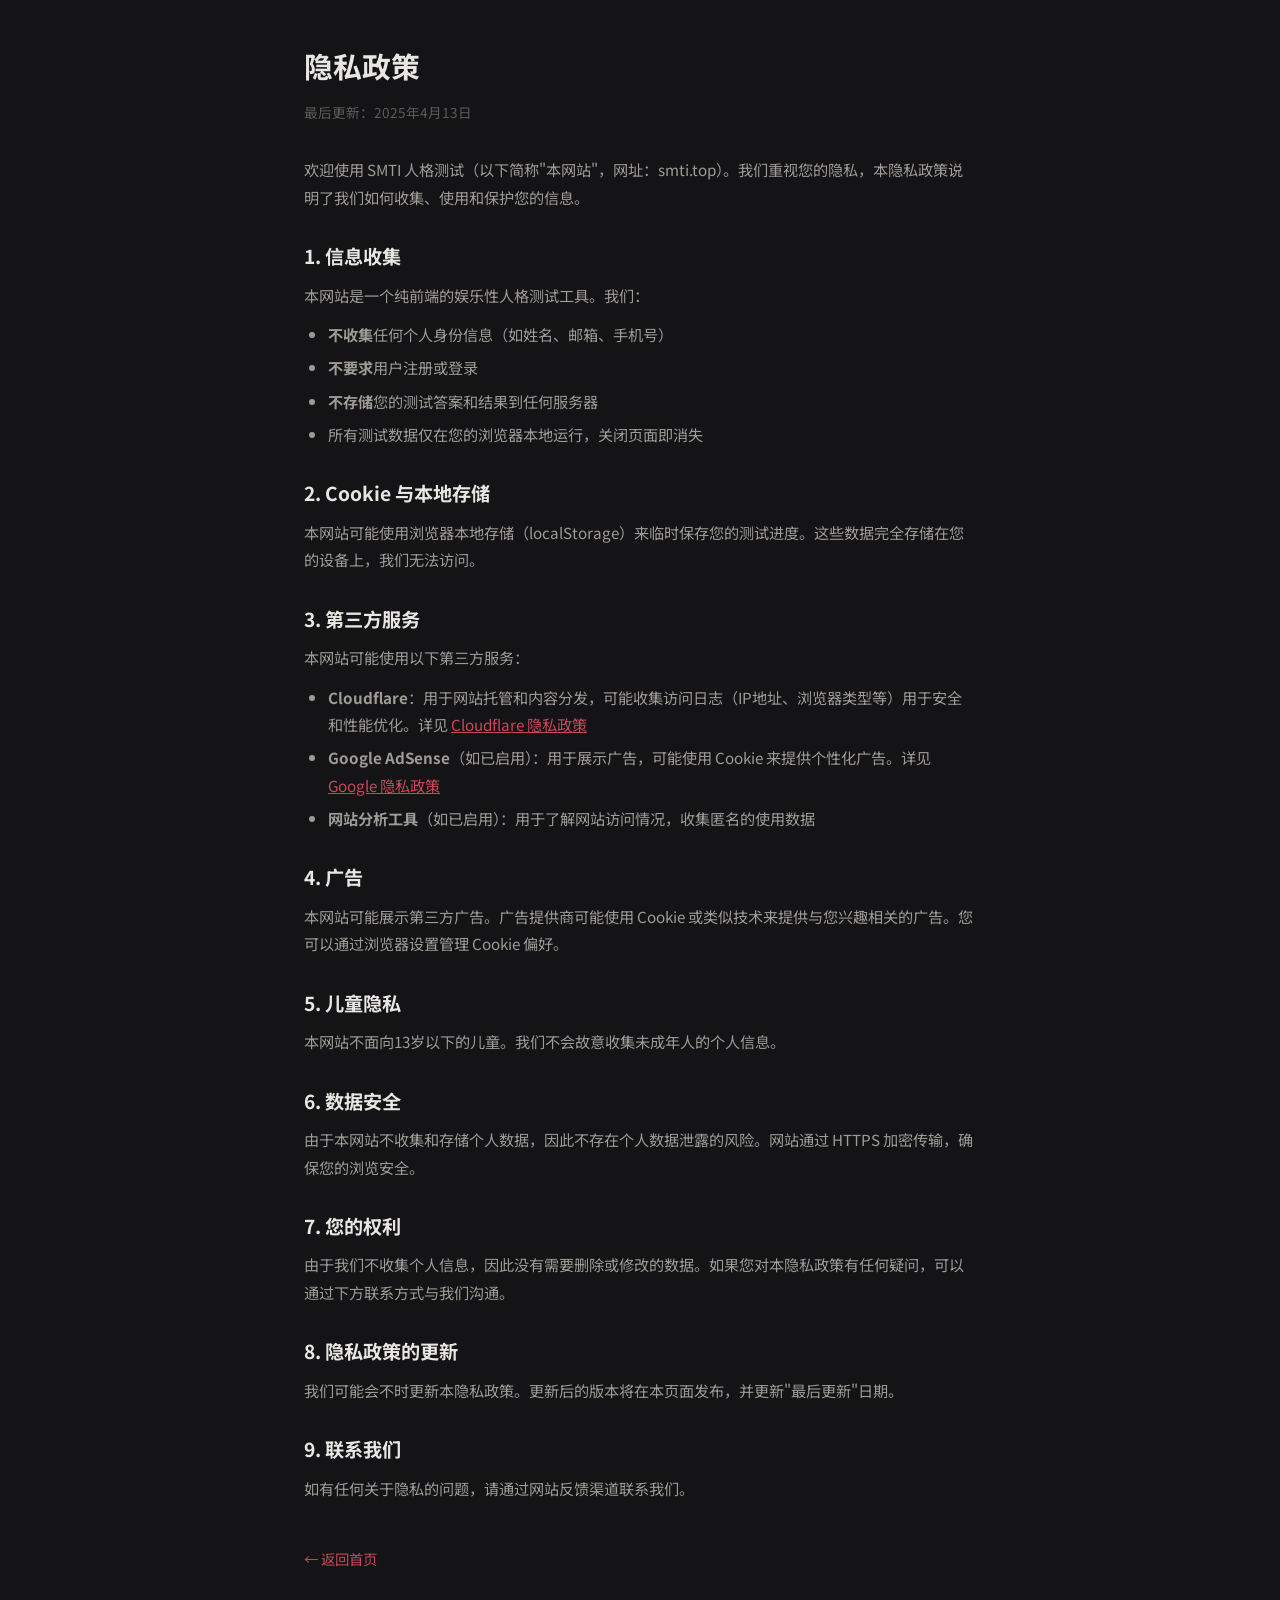
<file: privacy.html>
<!DOCTYPE html>
<html lang="zh-CN">
<head>
  <meta charset="UTF-8">
  <meta name="viewport" content="width=device-width, initial-scale=1.0">
  <title>隐私政策 - SMTI 人格测试</title>
  <link rel="stylesheet" href="css/style.css">
  <style>
    .privacy-page {
      max-width: 720px;
      margin: 0 auto;
      padding: 40px 24px;
      color: var(--text-secondary);
      line-height: 1.8;
    }
    .privacy-page h1 {
      font-size: 1.8rem;
      color: var(--text-primary);
      margin-bottom: 8px;
    }
    .privacy-page .update-date {
      font-size: 0.85rem;
      color: var(--text-muted);
      margin-bottom: 32px;
    }
    .privacy-page h2 {
      font-size: 1.2rem;
      color: var(--text-primary);
      margin-top: 28px;
      margin-bottom: 8px;
    }
    .privacy-page p {
      margin-bottom: 12px;
      font-size: 0.95rem;
    }
    .privacy-page ul {
      padding-left: 24px;
      margin-bottom: 12px;
    }
    .privacy-page li {
      margin-bottom: 6px;
      font-size: 0.95rem;
    }
    .privacy-page a {
      color: var(--text-accent);
    }
    .back-link {
      display: inline-block;
      margin-top: 32px;
      color: var(--text-accent);
      text-decoration: none;
      font-size: 0.9rem;
    }
    .back-link:hover { text-decoration: underline; }
  </style>
</head>
<body>
  <div class="privacy-page">
    <h1>隐私政策</h1>
    <p class="update-date">最后更新：2025年4月13日</p>

    <p>欢迎使用 SMTI 人格测试（以下简称"本网站"，网址：smti.top）。我们重视您的隐私，本隐私政策说明了我们如何收集、使用和保护您的信息。</p>

    <h2>1. 信息收集</h2>
    <p>本网站是一个纯前端的娱乐性人格测试工具。我们：</p>
    <ul>
      <li><strong>不收集</strong>任何个人身份信息（如姓名、邮箱、手机号）</li>
      <li><strong>不要求</strong>用户注册或登录</li>
      <li><strong>不存储</strong>您的测试答案和结果到任何服务器</li>
      <li>所有测试数据仅在您的浏览器本地运行，关闭页面即消失</li>
    </ul>

    <h2>2. Cookie 与本地存储</h2>
    <p>本网站可能使用浏览器本地存储（localStorage）来临时保存您的测试进度。这些数据完全存储在您的设备上，我们无法访问。</p>

    <h2>3. 第三方服务</h2>
    <p>本网站可能使用以下第三方服务：</p>
    <ul>
      <li><strong>Cloudflare</strong>：用于网站托管和内容分发，可能收集访问日志（IP地址、浏览器类型等）用于安全和性能优化。详见 <a href="https://www.cloudflare.com/privacypolicy/" target="_blank">Cloudflare 隐私政策</a></li>
      <li><strong>Google AdSense</strong>（如已启用）：用于展示广告，可能使用 Cookie 来提供个性化广告。详见 <a href="https://policies.google.com/privacy" target="_blank">Google 隐私政策</a></li>
      <li><strong>网站分析工具</strong>（如已启用）：用于了解网站访问情况，收集匿名的使用数据</li>
    </ul>

    <h2>4. 广告</h2>
    <p>本网站可能展示第三方广告。广告提供商可能使用 Cookie 或类似技术来提供与您兴趣相关的广告。您可以通过浏览器设置管理 Cookie 偏好。</p>

    <h2>5. 儿童隐私</h2>
    <p>本网站不面向13岁以下的儿童。我们不会故意收集未成年人的个人信息。</p>

    <h2>6. 数据安全</h2>
    <p>由于本网站不收集和存储个人数据，因此不存在个人数据泄露的风险。网站通过 HTTPS 加密传输，确保您的浏览安全。</p>

    <h2>7. 您的权利</h2>
    <p>由于我们不收集个人信息，因此没有需要删除或修改的数据。如果您对本隐私政策有任何疑问，可以通过下方联系方式与我们沟通。</p>

    <h2>8. 隐私政策的更新</h2>
    <p>我们可能会不时更新本隐私政策。更新后的版本将在本页面发布，并更新"最后更新"日期。</p>

    <h2>9. 联系我们</h2>
    <p>如有任何关于隐私的问题，请通过网站反馈渠道联系我们。</p>

    <a href="index.html" class="back-link">← 返回首页</a>
  </div>
</body>
</html>
</file>
<file: css/style.css>
/* ============================================
   SMTI 人格测试 — 全局样式 v2
   风格：克制、严肃、深灰+酒红点缀（正经反差感）
   ============================================ */
@import url('https://fonts.googleapis.com/css2?family=Noto+Sans+SC:wght@300;400;500;700;900&family=Playfair+Display:wght@700;900&display=swap');

/* ---------- Reset & Base ---------- */
*,
*::before,
*::after {
  margin: 0;
  padding: 0;
  box-sizing: border-box;
}

:root {
  /* 主色调 - 酒红点缀 */
  --color-primary: #8B1A2B;
  --color-primary-dark: #5C0E1B;
  --color-primary-light: #B8344A;

  /* 背景 - 更克制的深灰 */
  --bg-body: #141416;
  --bg-surface: #1c1c20;
  --bg-elevated: #232328;

  /* 卡片 */
  --card-bg: #1c1c20;
  --card-border: #2a2a30;
  --card-shadow: 0 4px 24px rgba(0, 0, 0, 0.3);

  /* 文字 - 更中性 */
  --text-primary: #e8e6e3;
  --text-secondary: #9e9a95;
  --text-muted: #5e5b56;
  --text-accent: #c9475b;

  /* 选项 */
  --option-bg: #1f1f24;
  --option-border: #2a2a30;
  --option-hover-bg: #26232a;
  --option-hover-border: #3a3540;
  --option-selected-bg: rgba(139, 26, 43, 0.12);
  --option-selected-border: var(--color-primary);

  /* 进度条 */
  --progress-bg: #2a2a30;
  --progress-fill: linear-gradient(90deg, var(--color-primary), var(--color-primary-light));

  /* 按钮 */
  --btn-primary-bg: var(--color-primary);
  --btn-primary-hover: var(--color-primary-light);

  /* 维度评分 */
  --dim-low: #5e5b56;
  --dim-mid: #b8923e;
  --dim-high: #c9475b;

  /* 动画 */
  --transition-fast: 0.15s ease;
  --transition-normal: 0.25s ease;

  /* 尺寸 */
  --content-max-width: 680px;
  --card-radius: 4px;
  --card-padding: 32px;
}

html {
  scroll-behavior: smooth;
}

body {
  font-family: 'Noto Sans SC', -apple-system, BlinkMacSystemFont, 'Segoe UI', sans-serif;
  background: var(--bg-body);
  color: var(--text-primary);
  min-height: 100vh;
  line-height: 1.75;
  -webkit-font-smoothing: antialiased;
}

/* ---------- Page System ---------- */
.page {
  display: none;
  min-height: 100vh;
  padding: 48px 20px;
  animation: fadeIn 0.4s ease;
}

.page.active {
  display: flex;
  flex-direction: column;
  align-items: center;
}

@keyframes fadeIn {
  from {
    opacity: 0;
    transform: translateY(8px);
  }

  to {
    opacity: 1;
    transform: translateY(0);
  }
}

/* ---------- Card ---------- */
.card {
  background: var(--card-bg);
  border: 1px solid var(--card-border);
  border-radius: var(--card-radius);
  box-shadow: var(--card-shadow);
  padding: var(--card-padding);
  max-width: var(--content-max-width);
  width: 100%;
}

/* ---------- Buttons ---------- */
.btn {
  padding: 11px 28px;
  border-radius: 3px;
  font-size: 14px;
  font-weight: 500;
  cursor: pointer;
  transition: all var(--transition-normal);
  border: none;
  font-family: inherit;
  letter-spacing: 0.3px;
  text-transform: uppercase;
}

.btn-primary {
  background: var(--btn-primary-bg);
  color: #fff;
}

.btn-primary:hover:not(:disabled) {
  background: var(--btn-primary-hover);
}

.btn-primary:disabled {
  opacity: 0.35;
  cursor: not-allowed;
}

.btn-secondary {
  background: transparent;
  color: var(--text-secondary);
  border: 1px solid var(--card-border);
}

.btn-secondary:hover {
  color: var(--text-primary);
  border-color: var(--text-secondary);
}

/* ========================================
   首页 Landing
   ======================================== */
#page-landing {
  justify-content: center;
  min-height: 100vh;
}

.landing-card {
  text-align: center;
  padding: 72px 48px;
  border: none;
  background: transparent;
  box-shadow: none;
  max-width: 800px;
}

.landing-title {
  font-family: 'Inter', 'Noto Sans SC', 'Helvetica Neue', Arial, sans-serif;
  font-size: 2.8rem;
  font-weight: 900;
  margin-bottom: 16px;
  line-height: 1.2;
  letter-spacing: -0.5px;
  color: var(--text-primary);
}

.landing-title .highlight {
  color: var(--text-accent);
}

.landing-subtitle {
  font-size: 1rem;
  color: var(--text-muted);
  margin-bottom: 48px;
  font-weight: 300;
  letter-spacing: 0.5px;
}

#btn-start {
  font-size: 14px;
  padding: 14px 56px;
  letter-spacing: 2px;
}

.landing-footer {
  margin-top: 56px;
  font-size: 0.8rem;
  color: var(--text-muted);
  line-height: 1.8;
}

/* ========================================
   答题页 Quiz
   ======================================== */

/* --- 进度条 --- */
.progress-bar-container {
  position: sticky;
  top: 0;
  z-index: 100;
  width: 100%;
  max-width: var(--content-max-width);
  display: flex;
  align-items: center;
  gap: 12px;
  padding: 16px 0;
  background: linear-gradient(180deg, var(--bg-body) 0%, var(--bg-body) 70%, transparent 100%);
}

.progress-bar {
  flex: 1;
  height: 3px;
  background: var(--progress-bg);
  border-radius: 2px;
  overflow: hidden;
}

.progress-fill {
  height: 100%;
  width: 0%;
  background: var(--progress-fill);
  border-radius: 2px;
  transition: width var(--transition-normal);
}

.progress-text {
  font-size: 0.8rem;
  color: var(--text-muted);
  white-space: nowrap;
  min-width: 48px;
  text-align: right;
  font-variant-numeric: tabular-nums;
}

/* --- 题目容器 --- */
.quiz-container {
  max-width: var(--content-max-width);
  width: 100%;
  display: flex;
  flex-direction: column;
  gap: 20px;
  padding-bottom: 24px;
}

/* --- 题目卡片 --- */
.question-card {
  background: var(--card-bg);
  border: 1px solid var(--card-border);
  border-radius: var(--card-radius);
  padding: 24px 28px;
  transition: border-color var(--transition-normal);
}

.question-card:hover {
  border-color: #3a3a42;
}

.question-header {
  display: flex;
  justify-content: space-between;
  align-items: center;
  margin-bottom: 14px;
}

.question-number {
  display: inline-block;
  background: var(--bg-elevated);
  color: var(--text-accent);
  font-size: 0.72rem;
  font-weight: 700;
  padding: 3px 10px;
  border-radius: 2px;
  letter-spacing: 1px;
  text-transform: uppercase;
}

.question-dimension {
  font-size: 0.72rem;
  color: var(--text-muted);
  letter-spacing: 0.5px;
}

.question-text {
  font-size: 1rem;
  font-weight: 500;
  margin-bottom: 18px;
  line-height: 1.7;
}

/* --- 选项 --- */
.options-group {
  display: flex;
  flex-direction: column;
  gap: 8px;
}

.option-item {
  display: flex;
  align-items: center;
  gap: 12px;
  padding: 13px 16px;
  background: var(--option-bg);
  border: 1px solid var(--option-border);
  border-radius: 3px;
  cursor: pointer;
  transition: all var(--transition-fast);
  user-select: none;
}

.option-item:hover {
  background: var(--option-hover-bg);
  border-color: var(--option-hover-border);
}

.option-item.selected {
  background: var(--option-selected-bg);
  border-color: var(--option-selected-border);
}

.option-radio {
  width: 16px;
  height: 16px;
  border-radius: 50%;
  border: 2px solid var(--text-muted);
  flex-shrink: 0;
  transition: all var(--transition-fast);
  position: relative;
}

.option-item.selected .option-radio {
  border-color: var(--color-primary-light);
}

.option-item.selected .option-radio::after {
  content: '';
  position: absolute;
  top: 3px;
  left: 3px;
  width: 6px;
  height: 6px;
  border-radius: 50%;
  background: var(--color-primary-light);
}

.option-label {
  font-weight: 600;
  color: var(--text-accent);
  flex-shrink: 0;
  min-width: 16px;
  font-size: 0.85rem;
}

.option-text {
  font-size: 0.9rem;
  color: var(--text-primary);
}

/* --- 底部操作 --- */
.quiz-footer {
  max-width: var(--content-max-width);
  width: 100%;
  display: flex;
  justify-content: space-between;
  align-items: center;
  padding: 24px 0 40px;
  flex-wrap: wrap;
  gap: 16px;
}

.quiz-footer-hint {
  font-size: 0.85rem;
  color: var(--text-muted);
}

.quiz-footer-buttons {
  display: flex;
  gap: 12px;
}

/* ========================================
   结果页 Result
   ======================================== */
.result-card {
  padding: 48px 40px;
  max-width: 720px;
}

/* --- 顶部引导语 --- */
.result-label {
  text-align: center;
  font-size: 0.85rem;
  color: var(--text-muted);
  letter-spacing: 1px;
  margin-bottom: 8px;
}

/* --- 中文名 + 字母代码 --- */
.result-title-group {
  text-align: center;
  margin-bottom: 16px;
}

/* --- 人格图片 --- */
.result-image-container {
  text-align: center;
  margin-bottom: 24px;
}

.result-image {
  max-width: 480px;
  width: 100%;
  border-radius: 16px;
  border: 1px solid var(--card-border);
}

/* --- 副标题 + 定位区 --- */
.result-header {
  text-align: center;
  margin-bottom: 40px;
  padding-bottom: 32px;
  border-bottom: 1px solid var(--card-border);
}

.result-name {
  font-size: 2.4rem;
  font-weight: 900;
  color: var(--text-primary);
  margin-bottom: 2px;
  letter-spacing: 4px;
}

.result-code {
  font-family: 'Inter', 'Helvetica Neue', Arial, sans-serif;
  font-size: 3.2rem;
  font-weight: 800;
  color: var(--text-accent);
  letter-spacing: 8px;
  margin-bottom: 12px;
  opacity: 0.85;
}

.result-subtitle {
  font-size: 1.4rem;
  color: var(--text-secondary);
  font-weight: 600;
  margin-bottom: 8px;
}

.result-tagline {
  font-size: 1.1rem;
  color: var(--text-muted);
  font-weight: 300;
  font-style: italic;
  letter-spacing: 0.5px;
}

.result-rarity {
  display: flex;
  flex-direction: column;
  align-items: center;
  gap: 4px;
  margin-top: 20px;
  padding: 14px 24px;
  background: rgba(139, 26, 43, 0.08);
  border: 1px solid rgba(139, 26, 43, 0.2);
  border-radius: 3px;
}

.rarity-congrats {
  font-size: 0.85rem;
  font-weight: 600;
  color: var(--text-accent);
  letter-spacing: 0.5px;
}

.rarity-value {
  font-size: 0.78rem;
  color: var(--text-secondary);
}

.rarity-value strong {
  color: var(--text-accent);
  font-weight: 700;
}

.result-match {
  margin-top: 16px;
  font-size: 0.85rem;
  color: var(--text-secondary);
  letter-spacing: 0.5px;
}

.result-match-value {
  font-weight: 700;
  color: var(--text-accent);
  font-size: 1rem;
}

/* --- 内容区块 --- */
.result-section {
  margin-bottom: 36px;
}

.result-section h3 {
  font-size: 0.8rem;
  font-weight: 700;
  color: var(--text-muted);
  margin-bottom: 16px;
  padding-bottom: 8px;
  border-bottom: 1px solid var(--card-border);
  letter-spacing: 2px;
  text-transform: uppercase;
}

.result-description {
  font-size: 0.92rem;
  color: var(--text-secondary);
  line-height: 1.9;
}

.result-description p {
  margin-bottom: 16px;
}

.result-description p:last-child {
  margin-bottom: 0;
  padding-top: 8px;
  border-top: 1px solid var(--card-border);
  font-size: 0.85rem;
  color: var(--text-muted);
}

/* --- 维度评分 --- */
.result-dimensions {
  display: flex;
  flex-direction: column;
  gap: 8px;
}

.dimension-group-header {
  font-size: 0.72rem !important;
  font-weight: 700 !important;
  color: var(--text-muted) !important;
  padding: 12px 0 4px !important;
  margin-top: 4px !important;
  letter-spacing: 2px !important;
  text-transform: uppercase !important;
  opacity: 1 !important;
}

.dimension-item {
  display: flex;
  align-items: center;
  gap: 10px;
  padding: 8px 12px;
  background: var(--option-bg);
  border-radius: 3px;
  border: 1px solid var(--card-border);
}

.dimension-name {
  flex: 0 0 100px;
  font-size: 0.8rem;
  font-weight: 500;
  color: var(--text-primary);
}

.dimension-bar-container {
  flex: 1;
  height: 4px;
  background: var(--progress-bg);
  border-radius: 2px;
  overflow: hidden;
}

.dimension-bar {
  height: 100%;
  border-radius: 2px;
  transition: width 0.6s ease;
}

.dimension-bar.level-L {
  width: 25%;
  background: var(--dim-low);
}

.dimension-bar.level-M {
  width: 55%;
  background: var(--dim-mid);
}

.dimension-bar.level-H {
  width: 90%;
  background: var(--dim-high);
}

.dimension-level {
  flex: 0 0 24px;
  font-size: 0.75rem;
  font-weight: 700;
  text-align: center;
  font-variant-numeric: tabular-nums;
}

.dimension-level.level-L {
  color: var(--dim-low);
}

.dimension-level.level-M {
  color: var(--dim-mid);
}

.dimension-level.level-H {
  color: var(--dim-high);
}

.dimension-comment {
  flex: 0 0 160px;
  font-size: 0.75rem;
  color: var(--text-muted);
  overflow: hidden;
  text-overflow: ellipsis;
  white-space: nowrap;
}

/* --- 免责声明 --- */
.result-disclaimer {
  background: var(--option-bg);
  border-radius: 3px;
  padding: 20px 24px;
  border: 1px solid var(--card-border);
}

.result-disclaimer h3 {
  border-bottom: none;
  margin-bottom: 8px;
  padding-bottom: 0;
}

.result-disclaimer p {
  font-size: 0.82rem;
  color: var(--text-muted);
  line-height: 1.7;
}

.result-actions {
  display: flex;
  justify-content: center;
  gap: 12px;
  padding-top: 8px;
}

/* ========================================
   Banner 广告位（非侵入式）
   ======================================== */
.ad-banner {
  width: 100%;
  max-width: var(--content-max-width);
  margin: 24px auto;
  text-align: center;
  min-height: 0; /* 空状态不占空间 */
}

.ad-banner:empty {
  display: none;
}

/* ========================================
   响应式
   ======================================== */
@media (max-width: 640px) {
  :root {
    --card-padding: 20px;
    --content-max-width: 100%;
  }

  .landing-title {
    font-size: 1.8rem;
  }

  .landing-card {
    padding: 48px 24px;
  }

  .question-card {
    padding: 18px 16px;
  }

  .result-card {
    padding: 28px 20px;
  }

  .result-code {
    font-size: 2.4rem;
  }

  .dimension-comment {
    display: none;
  }

  .dimension-name {
    flex: 0 0 72px;
    font-size: 0.75rem;
  }

  .quiz-footer {
    flex-direction: column;
    align-items: stretch;
    text-align: center;
  }

  .quiz-footer-buttons {
    justify-content: center;
  }
}

@media (max-width: 380px) {
  .landing-title {
    font-size: 1.4rem;
  }

  .btn {
    padding: 10px 20px;
    font-size: 13px;
  }
}
</file>
